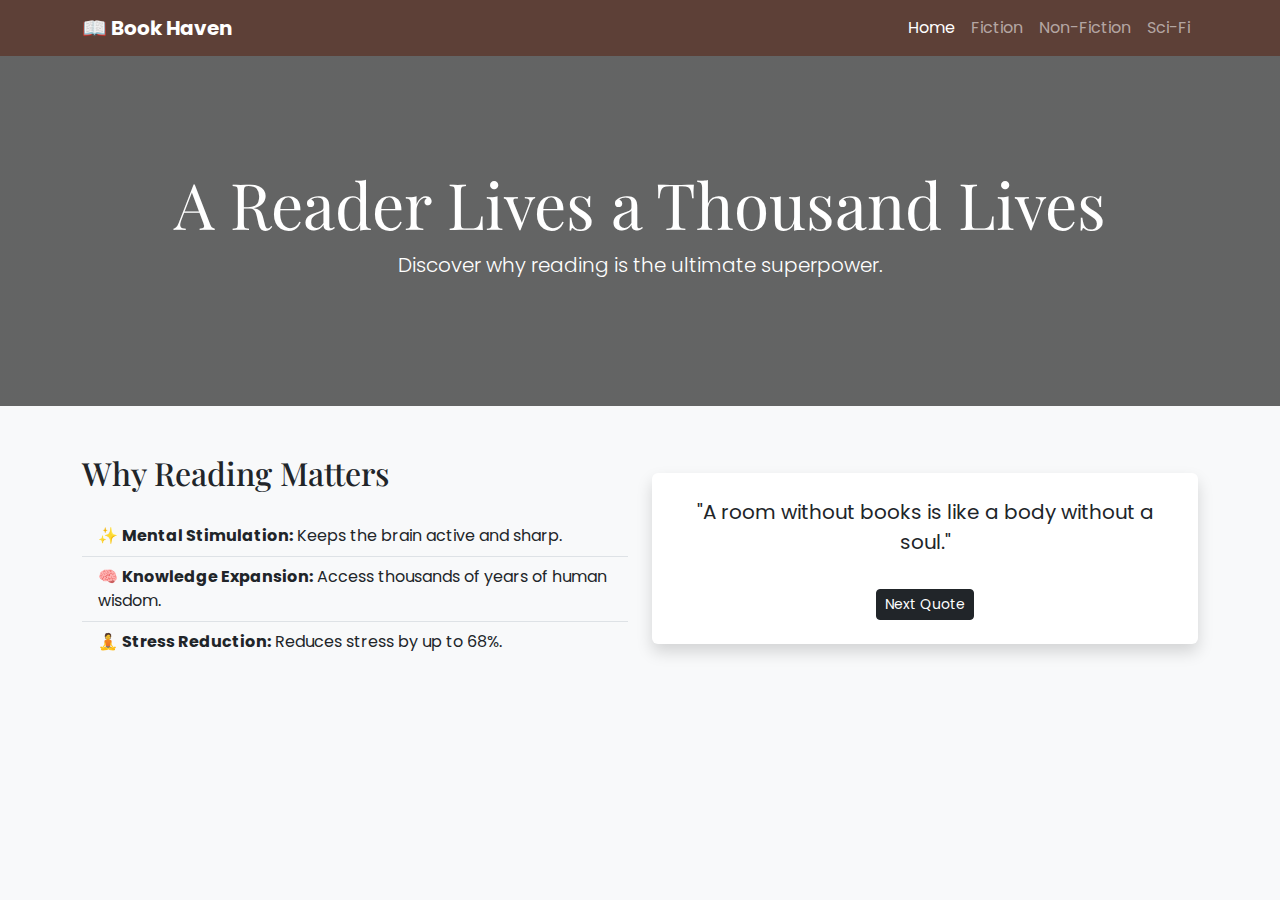
<file: index.html>
<!DOCTYPE html>
<html lang="en">
<head>
    <meta charset="UTF-8">
    <meta name="viewport" content="width=device-width, initial-scale=1.0">
    <title>Book Haven | Why Read?</title>
    <link href="https://cdn.jsdelivr.net/npm/bootstrap@5.3.0/dist/css/bootstrap.min.css" rel="stylesheet">
    <link rel="stylesheet" href="style.css">
    <link href="https://fonts.googleapis.com/css2?family=Playfair+Display:wght@700&family=Poppins:wght@300;400&display=swap" rel="stylesheet">
</head>
<body>

    <nav class="navbar navbar-expand-lg navbar-dark bg-brown sticky-top">
        <div class="container">
            <a class="navbar-brand fw-bold" href="index.html">📖 Book Haven</a>
            <button class="navbar-toggler" type="button" data-bs-toggle="collapse" data-bs-target="#navbarNav">
                <span class="navbar-toggler-icon"></span>
            </button>
            <div class="collapse navbar-collapse" id="navbarNav">
                <ul class="navbar-nav ms-auto">
                    <li class="nav-item"><a class="nav-link active" href="index.html">Home</a></li>
                    <li class="nav-item"><a class="nav-link" href="fictional.html">Fiction</a></li>
                    <li class="nav-item"><a class="nav-link" href="non-fictional.html">Non-Fiction</a></li>
                    <li class="nav-item"><a class="nav-link" href="sci-fic.html">Sci-Fi</a></li>
                </ul>
            </div>
        </div>
    </nav>

    <header class="hero text-center text-white d-flex align-items-center">
        <div class="container">
            <h1 class="display-3">A Reader Lives a Thousand Lives</h1>
            <p class="lead">Discover why reading is the ultimate superpower.</p>
        </div>
    </header>

    <section class="container my-5">
        <div class="row align-items-center">
            <div class="col-md-6">
                <h2 class="mb-4">Why Reading Matters</h2>
                <ul class="list-group list-group-flush">
                    <li class="list-group-item bg-transparent">✨ <strong>Mental Stimulation:</strong> Keeps the brain active and sharp.</li>
                    <li class="list-group-item bg-transparent">🧠 <strong>Knowledge Expansion:</strong> Access thousands of years of human wisdom.</li>
                    <li class="list-group-item bg-transparent">🧘 <strong>Stress Reduction:</strong> Reduces stress by up to 68%.</li>
                </ul>
            </div>
            <div class="col-md-6 text-center">
                <div class="quote-box p-4 shadow rounded bg-white">
                    <p id="quote-text" class="fs-5 italic">"A room without books is like a body without a soul."</p>
                    <button class="btn btn-dark btn-sm mt-3" onclick="newQuote()">Next Quote</button>
                </div>
            </div>
        </div>
    </section>

    <script src="script.js"></script>
    <script src="https://cdn.jsdelivr.net/npm/bootstrap@5.3.0/dist/js/bootstrap.bundle.min.js"></script>
</body>
</html>
</file>
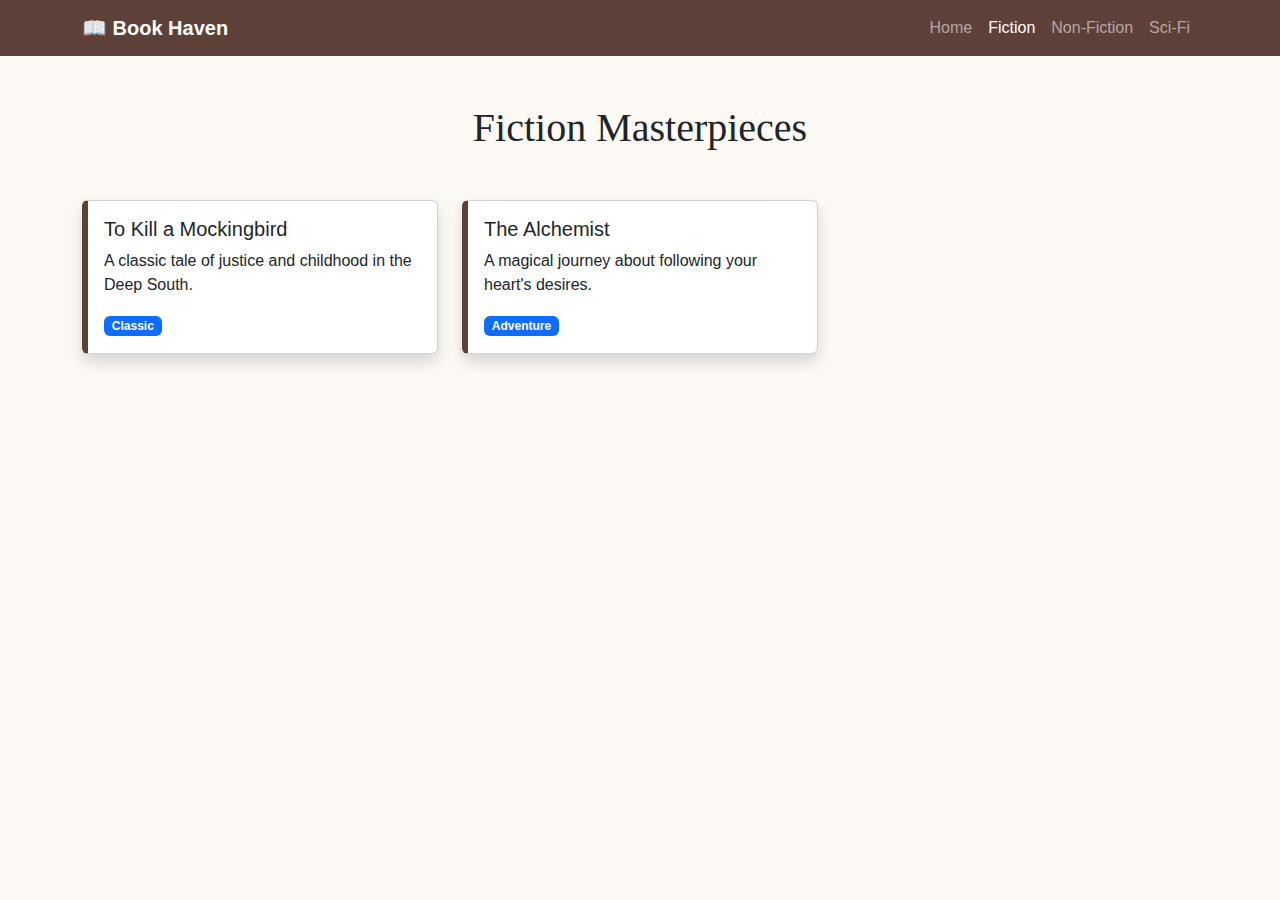
<file: fictional.html>
<!DOCTYPE html>
<html lang="en">
<head>
    <meta charset="UTF-8">
    <meta name="viewport" content="width=device-width, initial-scale=1.0">
    <title>Fiction | Book Haven</title>
    <link href="https://cdn.jsdelivr.net/npm/bootstrap@5.3.0/dist/css/bootstrap.min.css" rel="stylesheet">
    <link rel="stylesheet" href="style.css">
</head>
<body class="bg-paper">

    <nav class="navbar navbar-expand-lg navbar-dark bg-brown sticky-top">
        <div class="container">
            <a class="navbar-brand fw-bold" href="index.html">📖 Book Haven</a>
            <div class="collapse navbar-collapse" id="navbarNav">
                <ul class="navbar-nav ms-auto">
                    <li class="nav-item"><a class="nav-link" href="index.html">Home</a></li>
                    <li class="nav-item"><a class="nav-link active" href="fictional.html">Fiction</a></li>
                    <li class="nav-item"><a class="nav-link" href="non-fictional.html">Non-Fiction</a></li>
                    <li class="nav-item"><a class="nav-link" href="sci-fic.html">Sci-Fi</a></li>
                </ul>
            </div>
        </div>
    </nav>

    <div class="container my-5">
        <h1 class="text-center mb-5">Fiction Masterpieces</h1>
        <div class="row g-4">
            <div class="col-md-4">
                <div class="card book-card h-100 shadow">
                    <div class="card-body">
                        <h5 class="card-title">To Kill a Mockingbird</h5>
                        <p class="card-text">A classic tale of justice and childhood in the Deep South.</p>
                        <span class="badge bg-primary">Classic</span>
                    </div>
                </div>
            </div>
            <div class="col-md-4">
                <div class="card book-card h-100 shadow">
                    <div class="card-body">
                        <h5 class="card-title">The Alchemist</h5>
                        <p class="card-text">A magical journey about following your heart's desires.</p>
                        <span class="badge bg-primary">Adventure</span>
                    </div>
                </div>
            </div>
        </div>
    </div>
</body>
</html>
</file>
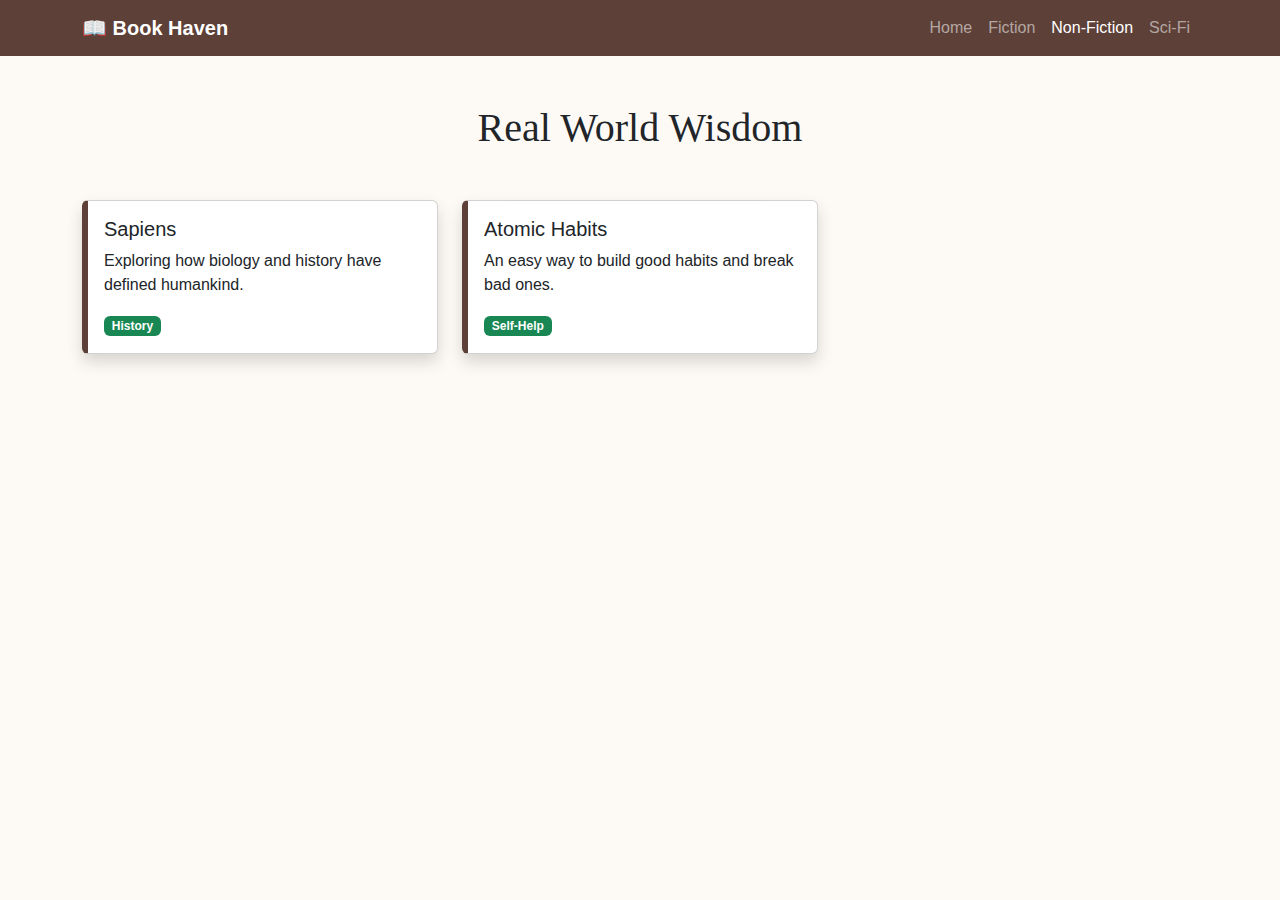
<file: non-fictional.html>
<!DOCTYPE html>
<html lang="en">
<head>
    <meta charset="UTF-8">
    <meta name="viewport" content="width=device-width, initial-scale=1.0">
    <title>Non-Fiction | Book Haven</title>
    <link href="https://cdn.jsdelivr.net/npm/bootstrap@5.3.0/dist/css/bootstrap.min.css" rel="stylesheet">
    <link rel="stylesheet" href="style.css">
</head>
<body class="bg-paper">

    <nav class="navbar navbar-expand-lg navbar-dark bg-brown sticky-top">
        <div class="container">
            <a class="navbar-brand fw-bold" href="index.html">📖 Book Haven</a>
            <div class="collapse navbar-collapse" id="navbarNav">
                <ul class="navbar-nav ms-auto">
                    <li class="nav-item"><a class="nav-link" href="index.html">Home</a></li>
                    <li class="nav-item"><a class="nav-link" href="fictional.html">Fiction</a></li>
                    <li class="nav-item"><a class="nav-link active" href="non-fictional.html">Non-Fiction</a></li>
                    <li class="nav-item"><a class="nav-link" href="sci-fic.html">Sci-Fi</a></li>
                </ul>
            </div>
        </div>
    </nav>

    <div class="container my-5">
        <h1 class="text-center mb-5">Real World Wisdom</h1>
        <div class="row g-4">
            <div class="col-md-4">
                <div class="card book-card h-100 shadow">
                    <div class="card-body">
                        <h5 class="card-title">Sapiens</h5>
                        <p class="card-text">Exploring how biology and history have defined humankind.</p>
                        <span class="badge bg-success">History</span>
                    </div>
                </div>
            </div>
            <div class="col-md-4">
                <div class="card book-card h-100 shadow">
                    <div class="card-body">
                        <h5 class="card-title">Atomic Habits</h5>
                        <p class="card-text">An easy way to build good habits and break bad ones.</p>
                        <span class="badge bg-success">Self-Help</span>
                    </div>
                </div>
            </div>
        </div>
    </div>
</body>
</html>
</file>
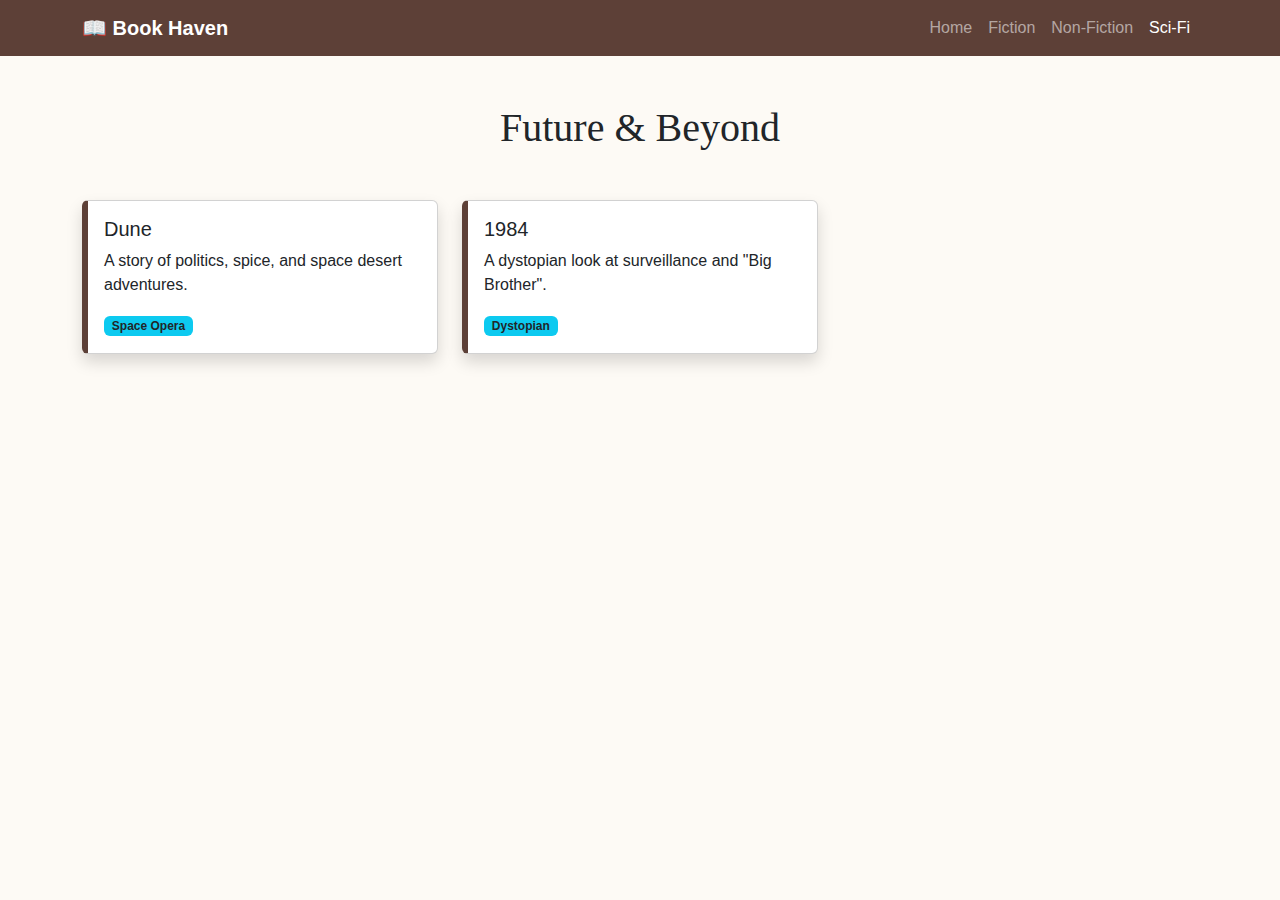
<file: sci-fic.html>
<!DOCTYPE html>
<html lang="en">
<head>
    <meta charset="UTF-8">
    <meta name="viewport" content="width=device-width, initial-scale=1.0">
    <title>Sci-Fi | Book Haven</title>
    <link href="https://cdn.jsdelivr.net/npm/bootstrap@5.3.0/dist/css/bootstrap.min.css" rel="stylesheet">
    <link rel="stylesheet" href="style.css">
</head>
<body class="bg-paper">

    <nav class="navbar navbar-expand-lg navbar-dark bg-brown sticky-top">
        <div class="container">
            <a class="navbar-brand fw-bold" href="index.html">📖 Book Haven</a>
            <div class="collapse navbar-collapse" id="navbarNav">
                <ul class="navbar-nav ms-auto">
                    <li class="nav-item"><a class="nav-link" href="index.html">Home</a></li>
                    <li class="nav-item"><a class="nav-link" href="fictional.html">Fiction</a></li>
                    <li class="nav-item"><a class="nav-link" href="non-fictional.html">Non-Fiction</a></li>
                    <li class="nav-item"><a class="nav-link active" href="sci-fic.html">Sci-Fi</a></li>
                </ul>
            </div>
        </div>
    </nav>

    <div class="container my-5">
        <h1 class="text-center mb-5">Future & Beyond</h1>
        <div class="row g-4">
            <div class="col-md-4">
                <div class="card book-card h-100 shadow">
                    <div class="card-body">
                        <h5 class="card-title">Dune</h5>
                        <p class="card-text">A story of politics, spice, and space desert adventures.</p>
                        <span class="badge bg-info text-dark">Space Opera</span>
                    </div>
                </div>
            </div>
            <div class="col-md-4">
                <div class="card book-card h-100 shadow">
                    <div class="card-body">
                        <h5 class="card-title">1984</h5>
                        <p class="card-text">A dystopian look at surveillance and "Big Brother".</p>
                        <span class="badge bg-info text-dark">Dystopian</span>
                    </div>
                </div>
            </div>
        </div>
    </div>
</body>
</html>
</file>
<file: style.css>
body { font-family: 'Poppins', sans-serif; background-color: #f8f9fa; }
h1, h2 { font-family: 'Playfair Display', serif; }
.bg-brown { background-color: #5d4037 !important; }
.bg-paper { background-color: #fdfaf5; }
.hero { 
    height: 350px; 
    background: linear-gradient(rgba(0,0,0,0.6), rgba(0,0,0,0.6)), url('https://images.unsplash.com/photo-1507842217343-583bb7270b66?auto=format&fit=crop&w=1200');
    background-size: cover; background-position: center; 
}
.book-card { border-left: 6px solid #5d4037; transition: 0.3s; }
.book-card:hover { transform: translateY(-5px); background-color: #fffcf8; }
</file>
